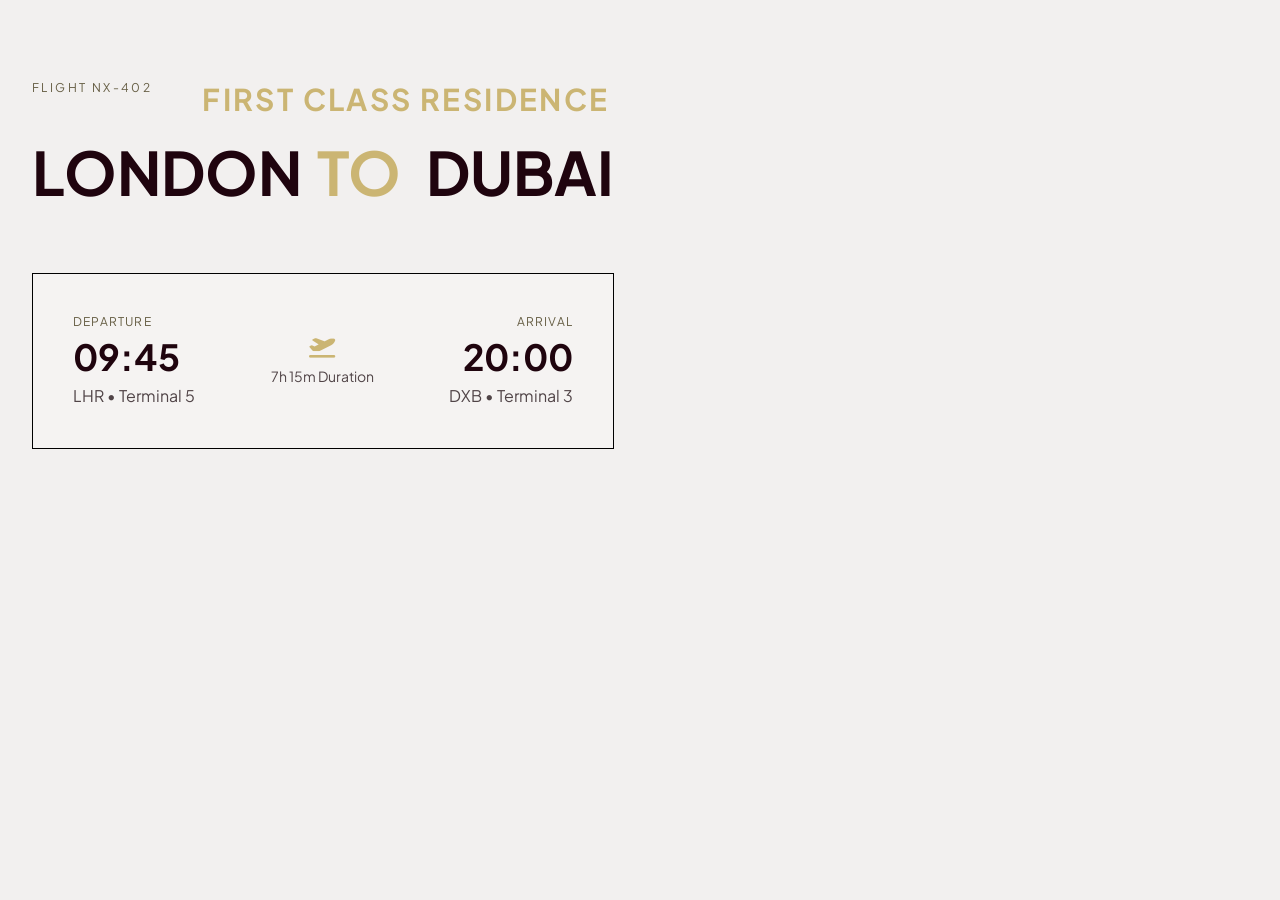
<file: pages/flight-details.html>
<!DOCTYPE html>
<html lang="en">
<head>
    <meta charset="UTF-8">
    <title>Details</title>
    <link rel="stylesheet" href="../css/flight-details.css">
    <link rel="stylesheet" href="https://cdnjs.cloudflare.com/ajax/libs/font-awesome/6.5.1/css/all.min.css" />
    <link rel="preconnect" href="https://fonts.googleapis.com">
      <link rel="preconnect" href="https://fonts.gstatic.com" crossorigin>
      <link href="https://fonts.googleapis.com/css2?family=Plus+Jakarta+Sans:ital,wght@0,200..800;1,200..800&display=swap" rel="stylesheet">
</head>
<body>
      <div class="flight-details">
            <div class="left">
                  <div class="flight-small">
                        <div class="code">FLIGHT NX-402</div>
                        <div class="class">FIRST CLASS RESIDENCE</div>
                  </div>
                  <div class="destination">
                        <div class="start">LONDON</div>
                        <div class="to">TO</div>
                        <div class="end">DUBAI</div>
                  </div>
                  <div class="card">
                        <div class="start dist">
                              <div class="title">DEPARTURE</div>
                              <div class="time">09:45</div>
                              <div class="small">LHR • Terminal 5</div>
                        </div>
                        <div class="mid">
                              <i class="fa-solid fa-plane-departure icon"></i>
                              <div class="small">7h 15m Duration</div>
                        </div>
                        <div class="end dist">
                              <div class="title">ARRIVAL</div>
                              <div class="time">20:00</div>
                              <div class="small">DXB • Terminal 3</div>
                        </div>
                  </div>
            </div>
      </div>
</body>
</html>
</file>
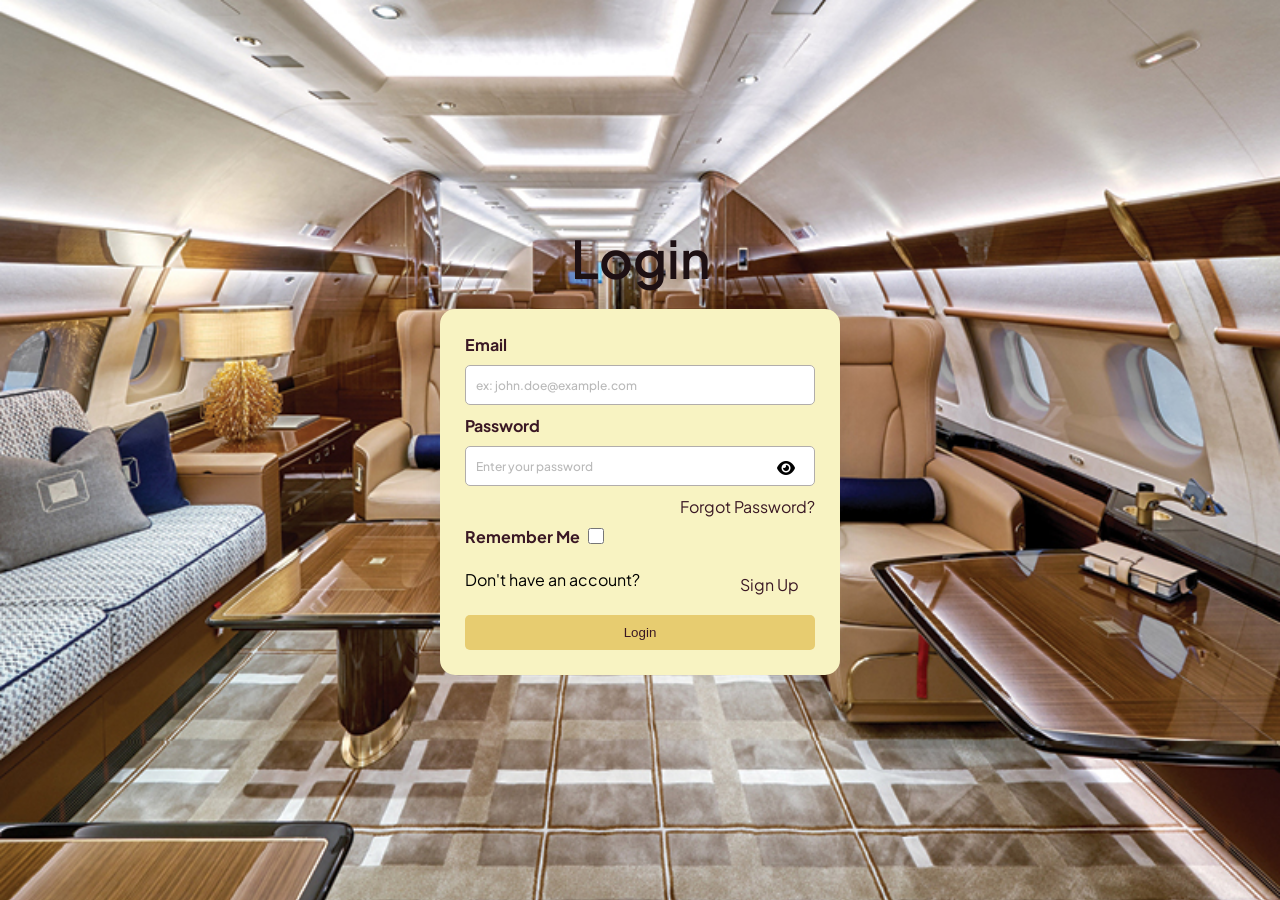
<file: pages/auth/login.html>
<!DOCTYPE html>
<html lang="en">

<head>
    <meta charset="UTF-8">
    <link href="https://fonts.googleapis.com/css2?family=Plus+Jakarta+Sans&display=swap" rel="stylesheet">
    <title>Istabraq Official Website</title>
    <meta name="viewport" content="width=device-width, initial-scale=1.0">
    <link rel="preconnect" href="https://fonts.googleapis.com">
    <link rel="preconnect" href="https://fonts.gstatic.com" crossorigin>
    <link href="https://fonts.googleapis.com/css2?family=Plus+Jakarta+Sans:wght@300;400;500;600;700&display=swap"
        rel="stylesheet">
    <link rel="stylesheet" href="https://cdnjs.cloudflare.com/ajax/libs/font-awesome/6.0.0/css/all.min.css">
    <link rel="stylesheet" href="../../css/login_style.css">
</head>

<body>
    <h2>Login</h2>
    <form id="loginform">
        <label for="email">Email</label>
        <input type="email" required id="email" placeholder="ex: john.doe@example.com">
        <label for="password">Password</label>
        <div class="password-box">
            <input type="password" id="password" required placeholder="Enter your password">

            <button type="button" onclick="togglePassword('password', this)">
                <i class="fa-solid fa-eye" style="color: rgb(0, 0, 0);"></i>
            </button>
        </div>  
        <a href="#">Forgot Password?</a>
        <div class="remember">
            <label for="rememberme">Remember Me</label>
            <input type="checkbox" id="rememberme">
        </div>
        <div class="signup">
            <span>Don't have an account?</span>
            <a href="register.html">Sign Up</a>
        </div>
        <button type="submit">Login</button>
    </form>
    <script src="../../js/login_script.js"></script>
</body>

</html>
</file>
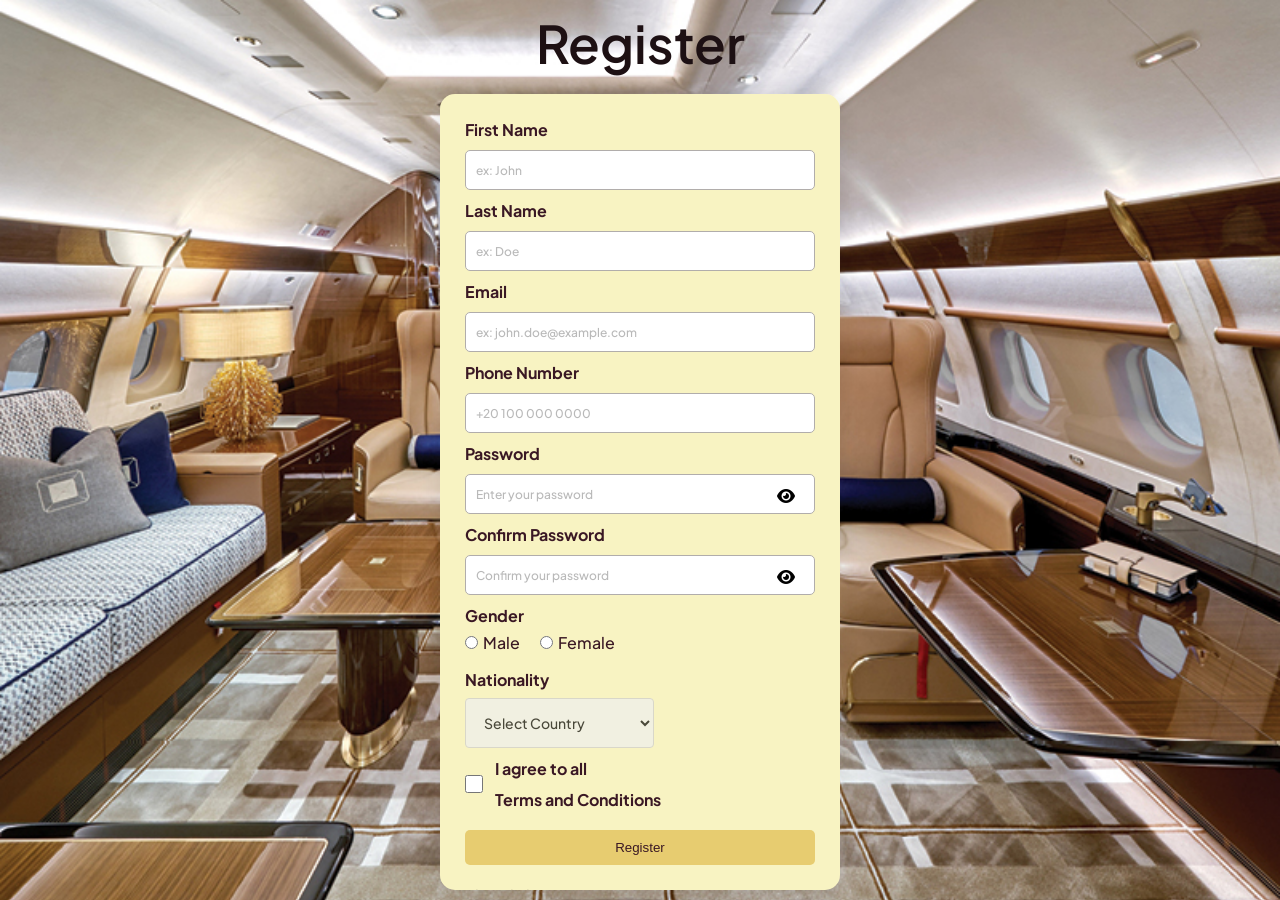
<file: pages/auth/register.html>
<!DOCTYPE html>
<html lang="en">

<head>
    <meta charset="UTF-8">
    <link href="https://fonts.googleapis.com/css2?family=Plus+Jakarta+Sans&display=swap" rel="stylesheet">
    <title>Istabraq Official Website</title>
    <meta name="viewport" content="width=device-width, initial-scale=1.0">
    <link rel="preconnect" href="https://fonts.googleapis.com">
    <link rel="preconnect" href="https://fonts.gstatic.com" crossorigin>
    <link href="https://fonts.googleapis.com/css2?family=Plus+Jakarta+Sans:wght@300;400;500;600;700&display=swap"
        rel="stylesheet">
    <link rel="stylesheet" href="https://cdnjs.cloudflare.com/ajax/libs/font-awesome/6.0.0/css/all.min.css">
    <link rel="stylesheet" href="../../css/login_style.css">
</head>

<body>
    <h2>Register</h2>

    <form id="registerForm">
        <label for="firstName">First Name</label>
        <input type="text" id="firstName" placeholder="ex: John">
        <label for="name">Last Name</label>
        <input type="text" id="lastName" placeholder="ex: Doe">
        <label for="email">Email</label>
        <input type="text" id="email" placeholder="ex: john.doe@example.com">
        <label for="phone">Phone Number</label>
        <input type="number" id="number" placeholder="+20 100 000 0000">
        <label for="password">Password</label>
        <div class="password-box">
            <input type="password" id="password" placeholder="Enter your password">
            <button type="button" onclick="togglePassword('password', this)">
                <i class="fa-solid fa-eye" style="color: rgb(0, 0, 0);"></i>
            </button>
        </div>

        <label for="confirmPassword">Confirm Password</label>
        <div class="password-box">
            <input type="password" id="confirmPassword" placeholder="Confirm your password">
            <button type="button" onclick="togglePassword('confirmPassword', this)">
                <i class="fa-solid fa-eye" style="color: rgb(0, 0, 0);"></i>
            </button>
        </div>
        <div class="gender">
            <label>Gender</label>
            <div class="gender-options">
                <label><input type="radio" name="gender" value="male"> Male</label>
                <label><input type="radio" name="gender" value="female"> Female</label>
            </div>
        </div>
        <label for="country" style="margin-bottom: 8px;">Nationality</label>
        <select id="country" style="padding: 5px;
                font-size: 14px;
                font-weight:500 ;
                font-family: 'Plus Jakarta Sans', sans-serif;
                border: 1px solid #ccc;
                border-radius: 4px;
                opacity: 70%;
                padding: 14px;">
            <option value="" disabled selected hidden>Select Country</option>
            <option value="egypt">Egypt</option>
            <option value="saudi-arabia">Saudi Arabia</option>
            <option value="uae">United Arab Emirates</option>
            <option value="qatar">Qatar</option>
            <option value="kuwait">Kuwait</option>
            <option value="bahrain">Bahrain</option>
            <option value="oman">Oman</option>
            <option value="jordan">Jordan</option>
            <option value="lebanon">Lebanon</option>
            <option value="syria">Syria</option>
            <option value="iraq">Iraq</option>
            <option value="morocco">Morocco</option>
            <option value="algeria">Algeria</option>
            <option value="tunisia">Tunisia</option>
            <option value="sudan">Sudan</option>
            <option value="usa">USA</option>
            <option value="uk">UK</option>
            <option value="germany">Germany</option>
            <option value="france">France</option>
            <option value="italy">Italy</option>
            <option value="spain">Spain</option>
            <option value="turkey">Turkey</option>
            <option value="india">India</option>
            <option value="china">China</option>
            <option value="japan">Japan</option>
            <option value="south-korea">South Korea</option>
            <option value="canada">Canada</option>
            <option value="brazil">Brazil</option>
            <option value="australia">Australia</option>
        </select>
        <div class="terms">
            <input type="checkbox" id="terms" required>
            <label for="terms">I agree to all <a href="../../assets/login-asset/Istabraq-Terms.pdf"
                    target="_blank">Terms and Conditions</a></label>
        </div>
        <div>
            <button type="submit">Register</button>
            <a href="login.html">
        </div>
        <div class="login-link">
            <span>Already have an account !</span>
            <a href="login.html">Login</a>
        </div>
    </form>
    <script src="../../js/login_script.js"></script>
</body>

</html>
</file>
<file: css/flight-details.css>
* {
      padding: 0;
      margin: 0;
      box-sizing: border-box;
}

:root {
      --primary-color: #3A1824;
      --secondary-color: #cbb573;
      --surface-color: #f2f0ef;
      --text-color: #1F040E;
      --tertiary-color: #4C2D38;
}

body {
      font-family: "Plus Jakarta Sans", sans-serif;
      background-color: var(--surface-color);
      overflow-x: hidden;
}

::-webkit-scrollbar {
      display: none;
}


.flight-details {
      display: flex;
      padding: 80px 32px;
      gap: 48px;
}

.flight-details .left {
      display: flex;
      flex-direction: column;
}

.flight-details .left .flight-small {
      display: flex;
      flex-direction: row;
      gap: 50px;
      font-size: 12px;
      color: #665E44;
      letter-spacing: 2.4px;
      margin-bottom: 16px;
}

.flight-details .left .flight-small .class {
      color: var(--secondary-color);
      font-size: 30px !important;
      font-weight: bold;
}

.flight-details .left .destination {
      display: flex;
      gap: 20px;
      font-size: 60px;
      font-weight: bold;
      color: var(--text-color);
      margin-bottom: 64px;
}

.flight-details .left .destination .to {
      color: var(--secondary-color);
      position: relative;
      left: -5px;
}

.flight-details .left .card {
      width: 100%;
      height: 176px;
      display: flex;
      justify-content: space-between;
      align-items: center;
      background-color: #f5f3f2;
      border: black 1px solid;
      padding: 40px;
}

.flight-details .left .card .dist {
      display: flex;
      flex-direction: column;
      justify-content: space-between;
      height: 100%;
}

.flight-details .left .card .end {
      align-items: flex-end;
}

.flight-details .left .card .mid {
      display: flex;
      flex-direction: column;
      gap: 8px;
      align-items: center;
}

.flight-details .left .card .mid .icon {
      color: var(--secondary-color);
      font-size: 21px;
}

.flight-details .left .card .mid .small {
      font-size: 14px;
      line-height: 20px;
      color: #504447;
}

.flight-details .left .card .dist .title {
      font-size: 12px;
      color: #665E44;
      letter-spacing: 1.2px;
}

.flight-details .left .card .dist .time {
      color: var(--text-color);
      font-weight: bold;
      font-size: 36px;
}

.flight-details .left .card .dist .small {
      font-size: 16px;
      line-height: 24px;
      color: #504447;
}

.flight-details .left .features {
      display: flex;
      justify-content: space-between;
      margin-top: 64px;
      width: 100%;
      height: 32px;
      margin-bottom: 32px;
}

.flight-details .left .features .left {
      font-size: 24px;
      font-weight: 500;
      color: var(--text-color);
}

.flight-details .left .features .right {
      font-size: 12px;
      font-weight: bold;
      color: var(--text-color);
      cursor: pointer;
      align-self: flex-end;
      width: auto;
}

.flight-details .left .cards {
      display: grid;
      grid-template-columns: 1fr 1fr 1fr 1fr;
      gap: 24px;
      width: 100%;
      height: auto;
}

.flight-details .left .cards .card {
      display: flex;
      flex-direction: column;
      justify-content: flex-end;
      align-items: flex-start;
      background-color: var(--surface-color);
      border: black 1px solid;
      padding: 32px;
      height: 100%;
}

.flight-details .left .cards .suite {
      grid-column: 1 / span 2;
}

.flight-details .left .cards .card .icon {
      font-size: 24px;
      color: var(--secondary-color);
      margin-bottom: 7px;
}

.flight-details .left .cards .card .title {
      font-size: 20px;
      font-weight: bold;
      color: var(--text-color);
      margin-bottom: 7px;
      text-wrap: wrap;
}

.flight-details .left .cards .card .small {
      font-size: 14px;
      color: #504447;
}

.flight-details .rules {
      display: grid;
      grid-template-columns: 1fr 1fr;
      gap: 48px;
      margin-top: 64px;
      padding-top: 32px;
      width: 100%;
      height: auto;
}

.flight-details .rules .baggage {
      display: flex;
      flex-direction: column;
      gap: 16px;
}

.flight-details .rules .baggage .title {
      display: flex;
      flex-direction: row;
      font-size: 24px;
      font-weight: bold;
      color: var(--text-color);
      margin-bottom: 24px;
}

.flight-details .rules .baggage .title i {
      position: relative;
      margin-right: 16px;
      color: var(--text-color);
}

.flight-details .rules .baggage .title .text {
      color: var(--text-color);
      font-size: 20px;
      font-weight: bold;
}

.flight-details .rules .baggage .items {
      display: flex;
      flex-direction: column;
      gap: 16px;
}

.flight-details .rules .baggage .items .item {
      display: flex;
      flex-direction: row;
      justify-content: space-between;
      border-bottom: #D4C2C6 1px solid;
      height: 33px;
      width: 100%;
}

.flight-details .rules .baggage .items .item .left {
      color: #504447;
      width: auto;
}

.flight-details .rules .baggage .items .item .right {
      color: var(--text-color);
      font-weight: bold;
      justify-self: end;
      width: auto;
}

.flight-details .rules .insurance {
      display: flex;
      flex-direction: column;
      gap: 16px;
      grid-column-start: 2;
}

.flight-details .rules .insurance .title {
      display: flex;
}

.flight-details .rules .insurance .title i {
      font-size: 19px;
      color: var(--text-color);
      margin-right: 16px;
      position: relative;
      top: 4px;
}

.flight-details .rules .insurance .title .text {
      color: var(--text-color);
      font-size: 20px;
      font-weight: bold;
}

.flight-details .rules .insurance p {
      height: 118.25px;
      padding: 24px;
      display: flex;
      align-items: center;
      justify-content: center;
      text-wrap: wrap;
      background-color: #fff;
      font-size: 16px;
      color: var(--text-color);
      width: 100%;
}

.flight-details .right {
      width: 400px;
}

.flight-details .right .summary {
      background-color: var(--primary-color);
      display: flex;
      flex-direction: column;
      padding: 32px;
      width: 400px;
      height: auto;
}

.flight-details .right .summary .title {
      display: flex;
      flex-direction: row;
      justify-content: space-between;
      margin-bottom: 32px;
      font-size: 24px;
      color: #fff;
      font-weight: bold;
      margin-bottom: 32px;
}

.flight-details .right .summary .items {
      width: 100%;
      display: flex;
      flex-direction: column;
}

.flight-details .right .summary .items .item {
      display: flex;
      flex-direction: row;
      justify-content: space-between;
      margin-bottom: 16px;
      font-size: 16px;
      color: #fff;
}

.flight-details .right .summary .items .item .right {
      width: auto;
}

.flight-details .right .summary .total {
      margin-top: 16px;
}

.flight-details .right .summary .total .head {
      font-size: 12px;
      width: 100%;
      text-align: right;
      color: var(--secondary-color);
      margin-bottom: 8px;
}

.flight-details .right .summary .total .amount {
      display: flex;
      flex-direction: row;
      justify-content: space-between;
      margin-bottom: 16px;
      color: #fff;
      font-weight: bold;
      height: 36px;
      width: 100%;
      align-items: flex-end;
      margin-bottom: 32px;
}

.flight-details .right .summary .total .amount .right {
      width: auto;
      font-size: 30px;
      display: flex;
}

.flight-details .right .summary .total .amount .left {
      display: flex;
      align-items: flex-end;
      width: auto;
}

.flight-details .right .summary button {
      padding: 20px 0;
      font-size: 16px;
      font-weight: bolder;
      display: flex;
      justify-content: center;
      align-items: center;
      background-color: var(--secondary-color);
      color: var(--text-color);
      border: none;
      cursor: pointer;
      margin-bottom: 16px;
      transition: all .2s ease;
}

.flight-details .right .summary button:hover {
      background-color: #9e8d5b;
      transition: all .2s ease;
}

.flight-details .right .summary .terms {
      font-size: 10px;
      color: #fff;
      opacity: 0.5;
      width: 100%;
      text-align: center;
}

.flight-details .right .summary .features {
      display: flex;
      flex-direction: column;
      gap: 16px;
      margin-top: 32px;
}

.flight-details .right .summary .features .feature {
      display: flex;
      flex-direction: row;
      gap: 16px;
      align-items: center;
      font-size: 16px;
}

.flight-details .right .summary .features .feature i {
      color: var(--secondary-color);
}

.flight-details .right .summary .features .feature .text {
      color: white;
      opacity: 0.8;
}

/* Variables */
:root {
      --primary: #3A1824;
      --tertiary: #4C2D38;
      --secondary: #cbb573;
      --off-white: #f2f0ef;
      --on-black: #000;
      --dark-blue: #001524
}

body {
      display: flex;
      flex-direction: column;
      min-height: 100vh;
      /* 100vh = 100% of the viewport height */
      margin: 0;
      font-family: 'Plus Jakarta Sans', sans-serif;
}

/* Makes any content in the main container to fill it up */
main {
      flex: 0;
      min-height: 0;
}

/*h1,*/
/*h2,*/
/*h3,*/
/*h4,*/
/*h5,*/
/*h6 {*/
/*      font-family: 'Plus Jakarta Sans', sans-serif;*/
/*      font-weight: 600;*/
/*      color: var(--primary);*/


/*}*/

p {
      color: var(--tertiary);
      font-family: 'Plus Jakarta Sans', sans-serif;
      font-weight: 600;

}

/* header container (main/center) */
.header {
      display: flex;
      flex-direction: column;
      position: relative;
      z-index: 10;
      /* Two stacked bars   */
}

.upper-half {
      background-color: color-mix(in srgb, var(--primary), black 35%);
      display: flex;
      /*Turns the element into a flex container, ignoring the usual stubborn stacking behaviour of the normal html rules*/
      justify-content: space-between;
      /* Pushes Logo to left(first child), Links to right(last child) */
      padding: 1rem 2rem;
      /*rem -> "Root EM" 1. top bottom, 2. left right. If the user changes their font size for accessibility
    the padding will change automatically to fit the padding right. this increases the accessibility for the website
    rem are a dynamic scaling units. This ensures the interface maintains proportional spacing regardless of the user's default browser font settings*/
      align-items: center;
      /* makes sure the content doesn't just sit at the very top of that "buffer"; it sits perfectly in the middle of it.   */
      position: sticky;
      top: 0;
      z-index: 1000;

}

.bottom-half {
      /*background-color: var(--off-white); !* Slightly lighter shade *!*/
      background-color: color-mix(in srgb, var(--primary), black 15%);
      /*Color-mix function to mix colors or create new ones depending on the need,
    it follows this syntax, color-mix(in <color-space>, <color-1> [percentage], <color-2> [percentage])*/
      display: flex;
      padding: 15px 40px;
      align-items: center;
      justify-content: center;
      position: sticky !important;
      /* default state */
      z-index: 1000 !important;
      top: 0 !important;
}

.right-sec {
      display: flex;
      flex-direction: row;
      /*Row -> side by side on a horiztonal line from right to left, thats why the globe util is the first from the left, column -> Above each other. This is for the auth+utility*/
      align-items: flex-end;
      /* pins them to the right end side of the container's hight */
      gap: 8px;
      /* space between bttns and the util if you have 1+ elemetns it does the gap */
}

.r-right-sec {
      display: flex;
      flex-direction: column;
      align-items: flex-end;
      gap: 8px;
}

/*left-header-section*/
.logo-placeholder {
      color: var(--off-white);
      font-size: 1.4rem;
      font-weight: 700;
      letter-spacing: 0.05em;
      width: auto;
}

.logo-placeholder h1 a {
      text-decoration: none;
      color: inherit;
      cursor: pointer;
}

/* 1. The main rectangular track */
.theme-switch {
      display: inline-block;
      position: relative;
      width: 45px;
      /* Adjust this to make the switch wider/narrower */
      height: 20px;
}

/* 2. Hide the actual ugly checkbox, but keep it accessible for the script */
.theme-switch input {
      opacity: 0;
      width: 0;
      height: 0;
}

/* 3. The visual track (the base of the slider) */
.slider {
      position: absolute;
      cursor: pointer;
      top: 0;
      left: 0;
      right: 0;
      bottom: 0;
      background-color: var(--off-white);
      /* Default Light Track Color */
      border-radius: 30px;
      /* This creates the "very rounded" ends */
      transition: background-color 0.3s ease;
      /* Smooth fade when the track changes color */
}

/* 4. The Ball (The 'before' pseudo-element of the slider) */
.slider::before {
      position: absolute;
      content: "☀️";
      /* Default Light Icon (Sun) */
      font-size: 0.8rem;
      display: flex;
      align-items: center;
      justify-content: center;
      /* Center the icon in the ball */

      /* Sizing the ball slightly smaller than the track height */
      height: 16px;
      width: 16px;

      /* Positioning (initial state = far left) */
      left: 3px;
      bottom: 3px;

      border-radius: 50%;
      /* Make the ball round */

      /* Colors (Light State) */
      background-color: var(--off-white);
      /* White ball */
      color: #333;
      /* Black icon */

      /* SWIPE ANIMATION: Only on the transform property */
      transition: transform 0.4s cubic-bezier(0.68, -0.55, 0.27, 1.55);
}

/* -------------------------------------------------------------------------
   STATE CHANGES: What happens when the checkbox is checked (Dark Mode)
   ------------------------------------------------------------------------- */

/* A. Change the Track color when checked */
input:checked+.slider {
      background-color: color-mix(in srgb, var(--primary), black 75%);
      ;
      /* Dark Track Color */
}

/* B. The 'Swipe Right' movement and icon/color swap */
input:checked+.slider::before {
      /* MATH: width (60px) - ball (24px) - original left offset (3px) - new right offset (3px) = 30px */
      /*45-16-3-3*/
      transform: translateX(23px);

      /* Content Swap: Change sun to moon */
      content: "🌙";

      /* Color Swap (Dark State) */
      background-color: color-mix(in srgb, var(--primary), black 75%);
      ;
      /* Black ball */

}

.utility-link {
      border-radius: 3px;
      display: flex;
      align-items: center;
      /*sets the icon and the text on the same horizontal axis line*/
      gap: 4px;
      /*breathing room between the icon and the text, its two childern thats why there are two containers*/
      font-size: 0.9rem;
      color: var(--off-white);
      text-decoration: none;
      padding-right: 2px;
      padding-bottom: 2.7pt;
      /*    manual teak to optically allign both containers */
      transition: color 0.7s ease-in-out;
}

.utility-link:hover {
      font-family: 'Plus Jakarta Sans', sans-serif;
      color: var(--secondary);
      font-weight: 400;
}

/*auth-bttns*/
.auth-bttns {
      display: flex;
      gap: 12px;
      /*   Gap between each button (There's only one for both login & registration right now) */
}

.btn {
      background-color: color-mix(in srgb, var(--primary), black 35%);
      padding: 4px 10px;
      border-radius: 2px;
      text-decoration: none;
      /*removes the underline*/
      font-family: 'Plus Jakarta Sans', sans-serif;
      gap: 3px;
      /*gao between svg and <span>*/
      transition: color 0.7s ease-in-out;

}

.btn-login {
      color: var(--off-white);
      font-weight: 300;
      display: flex;
      align-items: center;
      /* to align the svg and span on the same horizontal axis line (display flex -> align:center    */
}

.btn-login:hover {
      color: var(--secondary);
      font-weight: 400;
      transition: color 0.7s ease;

}

.btn-logout {
      background-color: color-mix(in srgb, var(--primary), black 35%);
      padding: 4px 10px;
      border: none;
      text-decoration: none;
      /*removes the underline*/
      font-size: 1rem;
      font-family: 'Plus Jakarta Sans', sans-serif;
      gap: 3px;
      /*gao between svg and <span>*/
      color: var(--off-white);
      font-weight: 500;
      display: flex;
      align-items: center;
      cursor: pointer;
      /* to align the svg and span on the same horizontal axis line (display flex -> align:center    */
      transition: color 0.7s ease-in-out;
}

.btn-logout:hover {
      color: var(--secondary);
      font-weight: 400;
      transition: color 0.7s ease;
}



/* list container (<ul>) */
.nav-list {
      align-items: center;
      display: flex;
      gap: 32px;
      /*flex container to align them horizontally and puts a gap of 32 px from each <li>*/
      list-style: none;
      /* removes usual dots from the list element, same likely as text-decoration:none; */
      margin: 0;
      padding: 0;
}

/* individual links  (<a>) */
.nav-link {
      color: var(--off-white);
      text-decoration: none;
      font-family: 'Plus Jakarta Sans', sans-serif;
      font-weight: 500;

}

/* hover */
.nav-link:hover {
      color: var(--secondary);
      transition: color 0.3s ease;
      /* Takes 0.3 sec to make the color tranisitons to just make it more natural */

}

.active {
      color: var(--secondary);
      font-weight: 500;
      /* Make it a bit boldy when active   */
}

#lang-modal {
      /* positioning */
      position: fixed !important;
      /* pop-ups usually wants to live in the center, this is done to make it fixed at top right */
      top: 70px !important;
      right: 20px !important;
      left: auto !important;
      /*fight any left styling that may conflict with the pop up*/
      margin: 0 !important;
      /* ensures no margins are pushing it */

      width: 350px;
      /* more -> bigger -> wider */
      min-height: 300px;
      /*min height of the pop up*/
      padding: 20px;
      border-radius: 12px;
      box-shadow: 0 8px 24px rgba(0, 0, 0, 0.2);
      border: none;
      background: white;
      z-index: 1000;
}

.modal-actions {
      display: flex;
      justify-content: center;
      align-items: center;
      margin-top: 20px;
}

.apply-bttn {
      background-color: var(--primary);
      color: var(--off-white);
      padding: 6px 12px;
      border-radius: 6px;
      text-decoration: none;
      font-family: 'Plus Jakarta Sans', sans-serif;
      font-weight: 400;
      margin-top: 25px;
}

/* Container for the dropdown */
.custom-dropdown {
      position: relative;
      /*rmakes the list open relatively to the container of the pop up, spicifically to the country div*/
      border: 1px solid #ccc;
      padding: 8px;
      border-radius: 4px;
      cursor: pointer;
      /*turns the arrow into a hand icon for better visual interaction*/
      margin-bottom: 15px;
      background: white;
}

/* The list (hidden by default) */
.dropdown-list {
      display: none;
      /*initially making this not visible untill triggered by the JS script to make it :block; (visible)*/
      position: absolute;
      /*fix its position when opened, not pushing everything down*/
      top: 100%;
      left: 0;
      width: 100%;
      background: white;
      border: 1px solid #ccc;
      list-style: none;
      /*clear the normal list style*/
      padding: 0;
      z-index: 1001;
      /*    higher than the dialog and the bottom header*/
}

.dropdown-list li {
      display: flex;
      align-items: center;
      gap: 10px;
      /*as usual all 3 props make the text and the image aligned well on a center horizontal axis*/
      padding: 8px;
      cursor: pointer;
}

.dropdown-list li:hover {
      background-color: #f0f0f0;
      /*    Make it grey on the selection on hovering*/
}

/* Show class for JS */
.dropdown-list.show {
      display: block;
      /*    when show(), change this property to block in the dropdownlist selector*/
}



footer {
      margin-top: 0;
      padding-top: 0;
      background-color: white;
}

.upper-footer {
      display: flex;
      align-items: flex-start;
      justify-content: space-between;
      border-top: 2px solid #EDE9E6;
      padding: 12px;
      padding-left: 12px;
      padding-right: 12px;
      padding-bottom: 10px;

}

.upper-footer h1,
.upper-footer h2,
.upper-footer h3,
.upper-footer h4 {
      font-family: 'Plus Jakarta Sans', sans-serif;
      font-weight: 540;
      padding-left: 10px;
      font-size: large;
      margin-top: 0;
      color: var(--primary);
}

.upper-footer p {
      padding: 12px 15px;
      font-family: 'Plus Jakarta Sans', sans-serif;
      color: #8b8c89
}

.upper-footer-ul {

      display: flex;
      flex-direction: column;
      gap: 7px;
      list-style: none;
      padding-left: 15px;


}

.upper-footer-ul a {
      font-family: 'Plus Jakarta Sans', sans-serif;
      color: #8b8c89;
      text-decoration: none;
}

.upper-footer-ul li:hover a {
      font-family: 'Plus Jakarta Sans', sans-serif;
      color: var(--on-black);
      text-decoration: underline;
      font-weight: 400;
}

.lower-footer {
      display: flex;
      align-items: center;
      border-top: 2px solid #EDE9E6;
      height: 60%;



}

.lower-footer-ul {

      display: flex;
      flex-direction: row;
      gap: 7px;
      list-style: none;
      padding-left: 15px;

}

.lower-footer-ul a {
      font-family: 'Plus Jakarta Sans', sans-serif;
      color: #8b8c89;
      text-decoration: none;
}

.lower-footer-ul li:hover a {
      font-family: 'Plus Jakarta Sans', sans-serif;
      color: var(--on-black);
      text-decoration: underline;
      font-weight: 400;

}

.lower-footer-img {

      background: linear-gradient(to bottom, rgba(255, 255, 255, 1) 0%, rgba(255, 255, 255, 0) 30%),
            url("../assets/index-assets/lower-footer-pattern.png");

      background-size: contain;
      background-position: bottom center;
      width: 100%;
      min-height: 100px;
      display: flex;
      flex-direction: row;
      justify-content: center;
      padding-left: 80px;
      /* Vertical Centering (The missing piece) */
      align-items: center;

}

.lower-footer-ul li:not(:last-child)::after {
      content: "|";
      /* Adds a pipe character */
      margin-left: 12px;
      /* Adds space after the pipe */
      color: #ccc;
}

.destination-map {
      margin-top: 32px;
      width: 100%;
}

.destination-map .map-label {
      font-size: 12px;
      letter-spacing: 2.4px;
      color: #665E44;
      margin-bottom: 12px;
}


@media (max-width: 767px) {
      .upper-half {
            padding: 0.75rem 1rem;
            flex-wrap: wrap;
            gap: 8px;
      }

      .logo-placeholder {
            font-size: 1.1rem;
      }

      .right-sec {
            flex-direction: row;
            align-items: center;
            gap: 6px;
            flex-wrap: wrap;
      }

      .r-right-sec {
            flex-direction: row;
            align-items: center;
            gap: 8px;
      }

      .btn-login span {
            display: none;
      }

      .btn-login {
            padding: 6px 8px;
      }

      /* ── Nav ── */
      .bottom-half {
            padding: 10px 16px;
      }

      .nav-list {
            gap: 16px;
      }

      .nav-link {
            font-size: 0.85rem;
      }

      /* ── Search section ── */
      .search-section {
            width: 100%;
            padding: 20px 16px;
            margin-bottom: 30px;
      }

      .flight-details {
            flex-direction: column;
            padding: 30px 15px;
            gap: 30px;
      }

      .flight-details .left,
      .flight-details .right,
      .flight-details .right .summary {
            width: 100%;
      }

      .flight-details .left .flight-small .class {
            font-size: 20px !important;
            text-align: center;
      }

      .flight-details .left .destination {
            flex-direction: column;
            gap: 10px;
            font-size: 32px;
            text-align: center;
            margin-bottom: 30px;
      }

      .flight-details .left .destination .to {
            left: 0;
      }

      .flight-details .left .card {
            flex-direction: column;
            height: auto;
            gap: 20px;
            padding: 20px;
            text-align: center;
      }

      .flight-details .left .card .end {
            align-items: center;
      }

      .flight-details .left .card .dist .time {
            font-size: 28px;
      }

      .flight-details .left .card .mid {
            order: 2;
      }

      .flight-details .left .features {
            flex-direction: column;
            gap: 10px;
            height: auto;
            text-align: center;
      }

      .flight-details .left .features .right {
            align-self: center;
      }

      .flight-details .left .cards {
            grid-template-columns: 1fr;
      }

      .flight-details .left .cards .suite {
            grid-column: auto;
      }

      .flight-details .rules {
            grid-template-columns: 1fr;
            gap: 30px;
      }

      .flight-details .rules .insurance {
            grid-column-start: auto;
      }

      .flight-details .rules .baggage .item {
            gap: 10px;
      }

      .flight-details .rules .baggage .item .left,
      .flight-details .rules .baggage .item .right {
            font-size: 14px;
      }

      .flight-details .right .summary {
            padding: 20px;
      }

      .flight-details .right .summary .total .amount {
            flex-direction: column;
            align-items: flex-start;
            gap: 10px;
            height: auto;
      }

      .flight-details .right .summary .total .amount .right {
            font-size: 24px;
      }

      .destination-map iframe {
            height: 250px;
      }

      .upper-footer {
            flex-direction: column;
            gap: 24px;
            padding: 20px 16px;
      }

      .upper-footer h1 {
            font-size: 0.95rem;
      }

      .lower-footer-img {
            padding-left: 16px;
            padding-right: 16px;
      }

      .lower-footer-ul {
            flex-wrap: wrap;
            gap: 6px;
            justify-content: center;
            padding-left: 0;
      }

      #lang-modal {
            width: calc(100vw - 32px) !important;
            right: 16px !important;
            left: 16px !important;
            top: 60px !important;
      }
}


@media (min-width: 768px) and (max-width: 1024px) {
      .upper-half {
            padding: 0.85rem 1.5rem;
      }

      .btn-login span {
            display: inline;
      }

      .utility-link span {
            display: inline;
      }

      .flight-details {
            flex-direction: column;
            padding: 50px 25px;
      }

      .flight-details .left,
      .flight-details .right,
      .flight-details .right .summary {
            width: 100%;
      }

      .flight-details .left .destination {
            font-size: 45px;
            gap: 15px;
      }

      .flight-details .left .card {
            padding: 25px;
      }

      .flight-details .left .card .dist .time {
            font-size: 30px;
      }

      .flight-details .left .cards {
            grid-template-columns: repeat(2, 1fr);
      }

      .flight-details .left .cards .suite {
            grid-column: 1 / span 2;
      }

      .flight-details .rules {
            gap: 25px;
      }

      .flight-details .right .summary {
            margin-top: 20px;
      }

      .flight-details .right .summary .total .amount .right {
            font-size: 28px;
      }

      .upper-footer {
            flex-wrap: wrap;
            gap: 20px;
            padding: 20px;
      }

      .upper-footer>div {
            min-width: 45%;
      }
}
</file>
<file: css/login_style.css>
* {
    margin: 0;
    padding: 0;
    box-sizing: border-box;
}

body {
    font-family: 'Plus Jakarta Sans', sans-serif;
    background-image: url("../assets/login-asset/background.jpg");
    height: 100vh;
    display: flex;
    justify-content: center;
    align-items: center;
    flex-direction: column;
    background-size: cover;
    background-repeat: no-repeat;
    padding: 10px;
    overflow: hidden;
}

::-webkit-scrollbar {
    display: none;
}

form {
    background: #f8f3c2;
    padding: 25px;
    border-radius: 15px;
    width: 400px;
    box-shadow: 0 0 20px rgba(0, 0, 0, 0.1);
    max-height: 90vh;
    overflow-y: auto;
    backdrop-filter: blur(5px);
}

h2 {
    text-align: center;
    font-size: 52px;
    margin-bottom: 18px;
    color: #1d1013;
    font-weight: 600;
    font-family: 'Plus Jakarta Sans', sans-serif;
}

input {
    width: 100%;
    padding: 10px;
    margin: 10px 0;
    border: 1px solid #b1adab;
    border-radius: 5px;
    color: #4C2D38;
    font-size: 1rem;
    /* font-weight: 600; */
}

input[type="checkbox"] {
    width: 16px;
    height: 16px;
    vertical-align: middle;
}

a {
    display: block;
    margin-top: 10px;
    text-decoration: none;
    color: #3A1824;
    text-align: right;
}

button {
    width: 100%;
    padding: 10px;
    background: #e7cc70;
    color: #3A1824;
    border: none;
    border-radius: 5px;
    cursor: pointer;
    transition: 0.3s ease;
    margin-top: 20px;
}

label {
    display: block;
    font-weight: bolder;
    color: #3A1824;
}

button:hover {
    background: #978549
}

a:hover {
    color: #15090d;
    text-decoration: underline;
}

input:focus {
    outline: none;
    border-color: #978549;
    box-shadow: 0 0 5px rgba(151, 133, 73, 0.5);
}

input::placeholder {
    font-family: 'Plus Jakarta Sans', sans-serif;
    font-size: 12px;
    font-weight: 500;
    opacity: 50%;
}

.remember {
    display: flex;
    align-items: center;
    gap: 8px;
    margin-top: 1px;
}

.signup {
    display: flex;
    align-items: center;
    gap: 100px;
    margin-top: 10px;
    justify-content: left;
}

.gender {
    margin: 10px 0;
}

.gender-options {
    display: flex;
    gap: 20px;
    align-items: center;
}

.gender-options label {
    display: flex;
    align-items: center;
    gap: 5px;
    font-weight: 500;
}

.terms {
    display: flex;
    align-items: center;
    gap: 12px;
    margin-top: 10px;
}

.terms input {
    width: 18px;
    height: 18px;
}

.login-link {
    display: flex;
    align-items: center;
    justify-content: left;
    gap: 90px;
    margin-top: 5px;
}

.password-box {
    position: relative;
    width: 100%;
}

.password-box input {
    width: 100%;
    padding-right: 45px;
    display: block;
}

.password-box button {
    width: auto !important;
    position: absolute;
    right: 10px;
    top: 5%;
    transform: translateY(-50%);
    height: 100%;
    display: flex;
    align-items: center;
    justify-content: center;
    border: none;
    background: transparent;
    cursor: pointer;
}

.password-box i {
    font-size: 16px;
}

input[type=number]::-webkit-inner-spin-button,
input[type=number]::-webkit-outer-spin-button {
    -webkit-appearance: none;
    margin: 0;
}


@media (max-width: 768px) {
    body {
        overflow: auto;
        padding: 20px 12px;
        align-items: center;
    }

    form {
        width: 100%;
        max-width: 100%;
        padding: 18px;
        border-radius: 12px;
    }

    h2 {
        font-size: 32px;
        margin-bottom: 12px;
    }

    .signup,
    .login-link {
        flex-direction: column;
        gap: 8px;
        align-items: flex-start;
    }

    .gender-options {
        flex-direction: column;
        align-items: flex-start;
        gap: 8px;
    }

}

@media (min-width: 768px) and (max-width: 1024px) {

    form {
        width: 80%;
        max-width: 500px;
    }

    h2 {
        font-size: 40px;
    }
}
</file>
